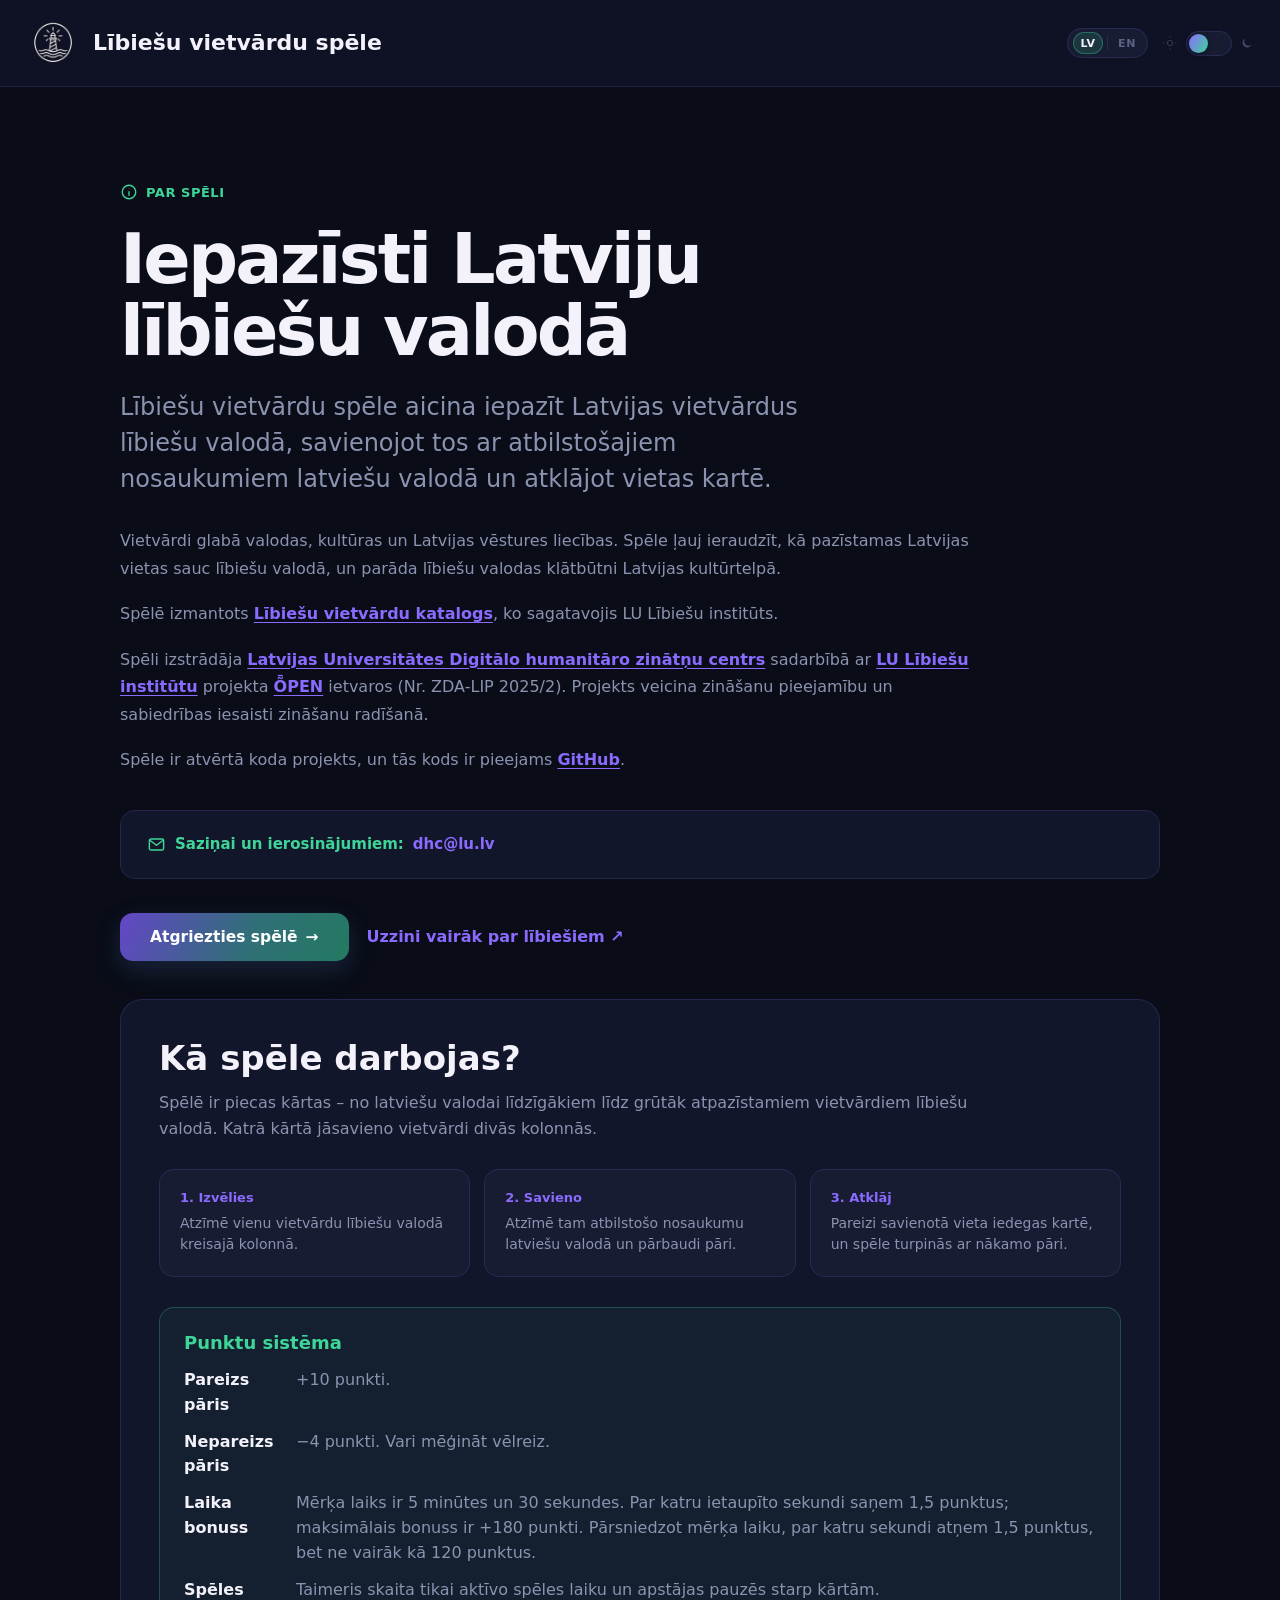
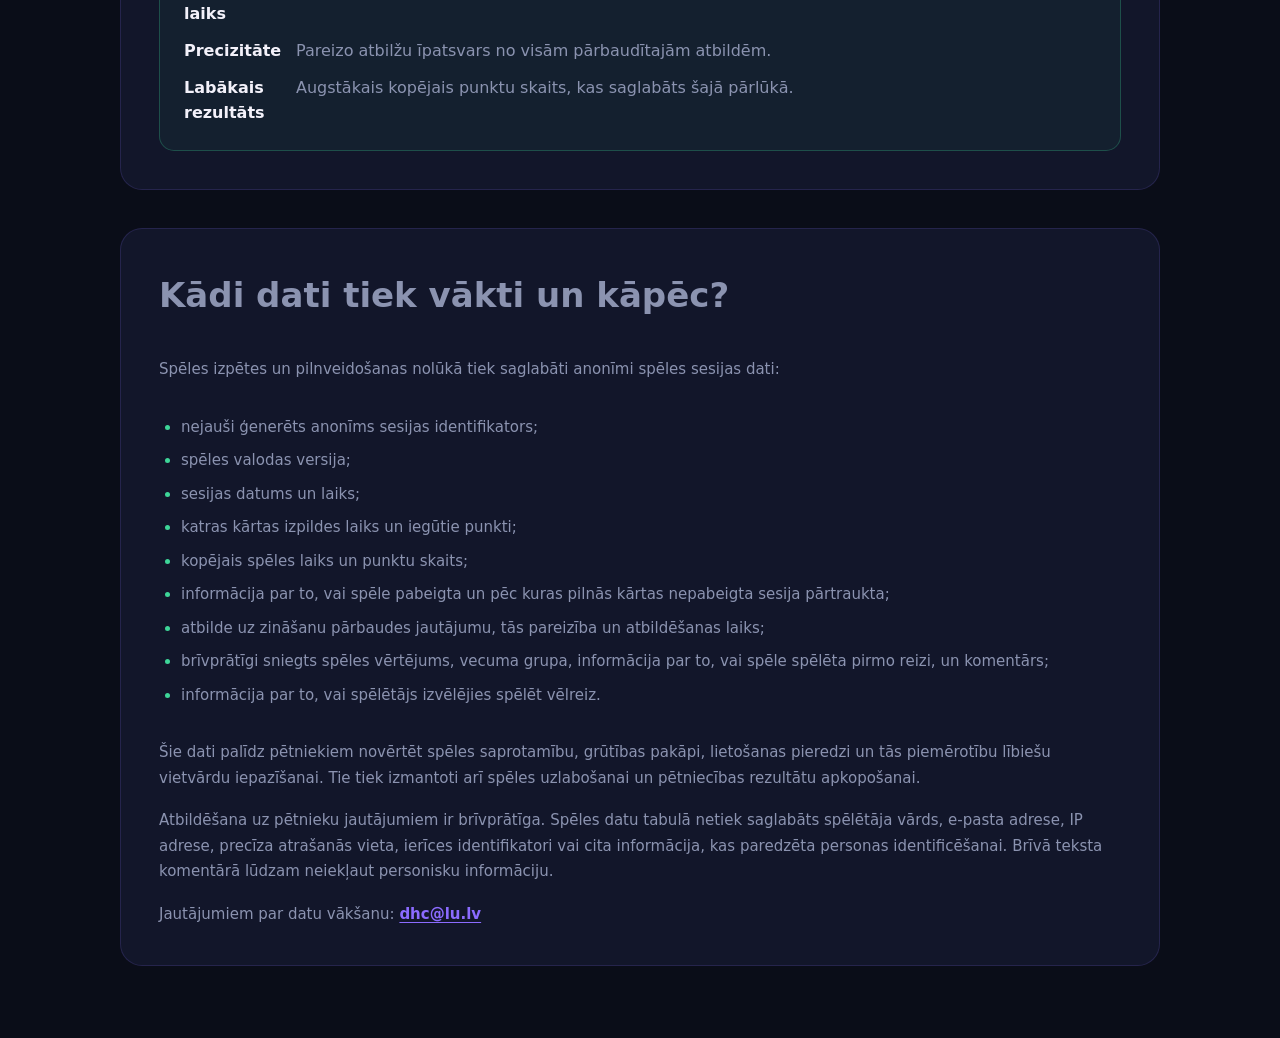
<file: about.html>
<!doctype html>
<html lang="lv" data-theme="dark">
<head>
  <meta charset="utf-8">
  <meta name="viewport" content="width=device-width,initial-scale=1">
  <meta name="description" content="Par Lībiešu vietvārdu spēli un tās veidotājiem.">
  <title>Par šo spēli – Lībiešu vietvārdu spēle</title>
  <link rel="stylesheet" href="style.css">
  <style>
    .about-page{min-height:100vh;background:var(--bg);color:var(--ink)}
    .about-brand{color:var(--ink);text-decoration:none}
    .about-main{width:min(1040px,calc(100% - 40px));margin:0 auto;padding:clamp(42px,8vw,96px) 0 72px;display:grid;gap:38px}
    .about-kicker{display:inline-flex;align-items:center;gap:8px;color:var(--green);font-weight:750;font-size:13px;letter-spacing:.04em;text-transform:uppercase}
    .about-title{font-size:clamp(40px,6vw,70px);line-height:1.03;letter-spacing:-.04em;margin:18px 0 22px;max-width:760px}
    .about-lead{font-size:clamp(18px,2.2vw,24px);line-height:1.5;color:var(--ink-muted);max-width:720px}
    .about-credit{margin-top:36px;padding:24px 26px;border:1px solid var(--border);border-radius:var(--radius-md);background:var(--panel);display:flex;align-items:center;gap:9px;flex-wrap:wrap;font-size:15px;font-weight:700;color:var(--green)}
    .about-credit svg{flex:0 0 auto}
    .about-credit a{color:var(--violet);font-size:15px;font-weight:700;text-decoration:none;transition:color .2s ease}
    .about-credit a:hover{color:var(--green);text-decoration:underline;text-underline-offset:3px}
    .about-copy{margin-top:30px;display:grid;gap:18px;color:var(--ink-muted);font-size:16px;line-height:1.72;max-width:850px}
    .about-copy a,.about-contact a{color:var(--violet);font-weight:650;text-underline-offset:3px}.about-copy a:hover,.about-contact a:hover{color:var(--green)}
    [data-copy-lang][hidden]{display:none}
    .about-side{padding:clamp(24px,4vw,38px);border:1px solid var(--border);border-radius:var(--radius-lg);background:var(--panel)}
    .about-side h2{font-size:clamp(24px,3vw,34px);margin-bottom:12px}
    .how-intro{color:var(--ink-muted);line-height:1.65;max-width:820px;margin-bottom:26px}
    .how-grid{display:grid;grid-template-columns:repeat(3,1fr);gap:14px;margin-bottom:30px}
    .how-step{padding:20px;border:1px solid var(--border);border-radius:var(--radius-md);background:var(--panel-2)}
    .how-step strong{display:block;color:var(--violet);font-size:13px;margin-bottom:8px}.how-step p{color:var(--ink-muted);line-height:1.55;font-size:14px}
    .score-box{padding:24px;border-radius:var(--radius-md);background:rgba(62,213,152,.055);border:1px solid rgba(62,213,152,.26)}
    .score-box h3{font-size:18px;margin-bottom:15px;color:var(--green)}
    .score-list{display:grid;gap:12px;list-style:none;margin:0;padding:0}.score-list li{display:grid;grid-template-columns:96px 1fr;gap:16px;color:var(--ink-muted);line-height:1.55}.score-list strong{color:var(--ink)}
    .data-section{padding:clamp(24px,4vw,38px);border:1px solid var(--border);border-radius:var(--radius-lg);background:var(--panel)}
    .data-section h2{font-size:clamp(24px,3vw,34px);margin-bottom:16px}
    .data-copy{display:grid;gap:17px;color:var(--ink-muted);font-size:15px;line-height:1.7}
    .data-copy ul{display:grid;gap:8px;padding-left:22px}
    .data-copy li::marker{color:var(--green)}
    .data-copy a{color:var(--violet);font-weight:650;text-underline-offset:3px}.data-copy a:hover{color:var(--green)}
    .about-contact{margin-top:24px;color:var(--ink-muted);line-height:1.6}
    .about-actions{display:flex;align-items:center;gap:18px;flex-wrap:wrap;margin-top:34px}
    .about-back{min-width:190px;background:linear-gradient(115deg,#6446c7 0%,#316f78 56%,#237a61 100%);color:#fff;box-shadow:0 10px 28px rgba(30,103,82,.18),0 8px 22px rgba(91,62,184,.18)}
    .about-back:hover{background:linear-gradient(115deg,#7253d2 0%,#377d82 56%,#288b6e 100%);filter:none;box-shadow:0 12px 32px rgba(30,133,99,.24),0 9px 26px rgba(105,75,204,.22)}
    .about-more{color:var(--violet);font-weight:700;text-decoration:none}
    .about-more:hover{color:var(--green)}
    @media(max-width:760px){.about-main{padding-top:42px}.about-title{font-size:42px}.about-side{padding:22px}.how-grid{grid-template-columns:1fr}.score-list li{grid-template-columns:1fr;gap:3px}}
    @media(max-width:430px){.about-main{width:min(100% - 28px,1040px)}}
  </style>
</head>
<body class="about-page">
<header class="topbar">
  <a class="brand about-brand" id="brand-back" href="index.html">
    <span class="logo" aria-hidden="true">
      <img class="logo-img logo-for-dark" src="assets/logo-dark.png" alt="">
      <img class="logo-img logo-for-light" src="assets/logo-light.png" alt="">
    </span>
    <span class="brand-text">
      <span class="brand-title" data-lv="Lībiešu vietvārdu spēle" data-en="Livonian Place Name Game">Lībiešu vietvārdu spēle</span>
    </span>
  </a>
  <div class="header-settings">
    <div class="lang-switch" role="group" aria-label="Valoda">
      <button type="button" class="lang-option" data-lang="lv">LV</button><span aria-hidden="true"></span><button type="button" class="lang-option" data-lang="en">EN</button>
    </div>
    <div class="theme-switch">
      <svg width="16" height="16" viewBox="0 0 24 24" fill="none" stroke="currentColor"><circle cx="12" cy="12" r="4"/><path d="M12 2v2M12 20v2M2 12h2M20 12h2"/></svg>
      <button class="sw" id="about-theme" type="button" aria-label="Mainīt krāsu režīmu"><span class="knob"></span></button>
      <svg width="14" height="14" viewBox="0 0 24 24" fill="currentColor"><path d="M20 14.7A8.1 8.1 0 1 1 9.4 4.1 6.6 6.6 0 0 0 20 14.7z"/></svg>
    </div>
  </div>
</header>
<main class="about-main">
  <section>
    <div class="about-kicker">
      <svg width="18" height="18" viewBox="0 0 24 24" fill="none" stroke="currentColor" stroke-width="1.8"><circle cx="12" cy="12" r="9"/><path d="M12 11v6M12 7.5v.5"/></svg>
      <span data-lv="Par spēli" data-en="About the game">Par spēli</span>
    </div>
    <h1 class="about-title" data-lv="Iepazīsti Latviju lībiešu valodā" data-en="Discover Latvia through Livonian">Iepazīsti Latviju lībiešu valodā</h1>
    <p class="about-lead" data-lv="Lībiešu vietvārdu spēle aicina iepazīt Latvijas vietvārdus lībiešu valodā, savienojot tos ar atbilstošajiem nosaukumiem latviešu valodā un atklājot vietas kartē." data-en="The Livonian Place Name Game invites you to discover Latvia’s place names in Livonian by matching them with their corresponding Latvian names and revealing the places on the map.">Lībiešu vietvārdu spēle aicina iepazīt Latvijas vietvārdus lībiešu valodā, savienojot tos ar atbilstošajiem nosaukumiem latviešu valodā un atklājot vietas kartē.</p>
    <div class="about-copy" data-copy-lang="lv">
      <p>Vietvārdi glabā valodas, kultūras un Latvijas vēstures liecības. Spēle ļauj ieraudzīt, kā pazīstamas Latvijas vietas sauc lībiešu valodā, un parāda lībiešu valodas klātbūtni Latvijas kultūrtelpā.</p>
      <p>Spēlē izmantots <a href="https://www.livonian.lv/wp-content/uploads/2024/01/VV_Katalogs.pdf" target="_blank" rel="noopener">Lībiešu vietvārdu katalogs</a>, ko sagatavojis LU Lībiešu institūts.</p>
      <p>Spēli izstrādāja <a href="https://ul-dhc.github.io" target="_blank" rel="noopener">Latvijas Universitātes Digitālo humanitāro zinātņu centrs</a> sadarbībā ar <a href="https://www.livonian.lv" target="_blank" rel="noopener">LU Lībiešu institūtu</a> projekta <a href="https://www.hzf.lu.lv/petnieciba/projekti/open/" target="_blank" rel="noopener">ȬPEN</a> ietvaros (Nr. ZDA-LIP 2025/2). Projekts veicina zināšanu pieejamību un sabiedrības iesaisti zināšanu radīšanā.</p>
      <p>Spēle ir atvērtā koda projekts, un tās kods ir pieejams <a href="https://github.com/ul-dhc" target="_blank" rel="noopener">GitHub</a>.</p>
    </div>
    <div class="about-copy" data-copy-lang="en" hidden>
      <p>Place names preserve traces of language, culture and Latvia’s history. The game shows how familiar places in Latvia are named in Livonian and makes the presence of Livonian visible in Latvia’s cultural landscape.</p>
      <p>The game uses the <a href="https://www.livonian.lv/wp-content/uploads/2024/01/VV_Katalogs.pdf" target="_blank" rel="noopener">Catalogue of Livonian Place Names</a>, prepared by the University of Latvia Livonian Institute.</p>
      <p>The game was developed by the <a href="https://ul-dhc.github.io" target="_blank" rel="noopener">University of Latvia Digital Humanities Centre</a> in collaboration with the <a href="https://www.livonian.lv" target="_blank" rel="noopener">University of Latvia Livonian Institute</a> as part of the <a href="https://www.hzf.lu.lv/petnieciba/projekti/open/" target="_blank" rel="noopener">ȬPEN</a> project (No. ZDA-LIP 2025/2). The project promotes access to knowledge and public participation in knowledge creation.</p>
      <p>The game is an open-source project, and its code is available on <a href="https://github.com/ul-dhc" target="_blank" rel="noopener">GitHub</a>.</p>
    </div>
    <div class="about-credit">
      <svg width="19" height="19" viewBox="0 0 24 24" fill="none" stroke="currentColor" stroke-width="1.8" stroke-linecap="round" stroke-linejoin="round" aria-hidden="true"><rect x="3" y="5" width="18" height="14" rx="2"/><path d="m4 7 8 6 8-6"/></svg>
      <span data-lv="Saziņai un ierosinājumiem:" data-en="Contact and suggestions:">Saziņai un ierosinājumiem:</span>
      <a href="mailto:dhc@lu.lv">dhc@lu.lv</a>
    </div>
    <div class="about-actions">
      <a class="btn btn-primary btn-large about-back" id="game-back" href="index.html"><span data-lv="Atgriezties spēlē" data-en="Back to the game">Atgriezties spēlē</span> <span aria-hidden="true">→</span></a>
      <a class="about-more" href="https://livones.net" target="_blank" rel="noopener"><span data-lv="Uzzini vairāk par lībiešiem" data-en="Learn more about the Livonians">Uzzini vairāk par lībiešiem</span> <span aria-hidden="true">↗</span></a>
    </div>
  </section>
  <section class="about-side">
    <h2 data-lv="Kā spēle darbojas?" data-en="How does the game work?">Kā spēle darbojas?</h2>
    <p class="how-intro" data-lv="Spēlē ir piecas kārtas – no latviešu valodai līdzīgākiem līdz grūtāk atpazīstamiem vietvārdiem lībiešu valodā. Katrā kārtā jāsavieno vietvārdi divās kolonnās." data-en="The game has five rounds, progressing from Livonian place names that resemble Latvian to names that are harder to recognise. In each round, match place names in two columns.">Spēlē ir piecas kārtas – no latviešu valodai līdzīgākiem līdz grūtāk atpazīstamiem vietvārdiem lībiešu valodā. Katrā kārtā jāsavieno vietvārdi divās kolonnās.</p>
    <div class="how-grid">
      <article class="how-step"><strong data-lv="1. Izvēlies" data-en="1. Choose">1. Izvēlies</strong><p data-lv="Atzīmē vienu vietvārdu lībiešu valodā kreisajā kolonnā." data-en="Select one Livonian place name in the left column.">Atzīmē vienu vietvārdu lībiešu valodā kreisajā kolonnā.</p></article>
      <article class="how-step"><strong data-lv="2. Savieno" data-en="2. Match">2. Savieno</strong><p data-lv="Atzīmē tam atbilstošo nosaukumu latviešu valodā un pārbaudi pāri." data-en="Select the corresponding Latvian name and check the pair.">Atzīmē tam atbilstošo nosaukumu latviešu valodā un pārbaudi pāri.</p></article>
      <article class="how-step"><strong data-lv="3. Atklāj" data-en="3. Reveal">3. Atklāj</strong><p data-lv="Pareizi savienotā vieta iedegas kartē, un spēle turpinās ar nākamo pāri." data-en="A correctly matched place lights up on the map, and the game continues with the next pair.">Pareizi savienotā vieta iedegas kartē, un spēle turpinās ar nākamo pāri.</p></article>
    </div>
    <div class="score-box">
      <h3 data-lv="Punktu sistēma" data-en="Scoring">Punktu sistēma</h3>
      <ul class="score-list">
        <li><strong data-lv="Pareizs pāris" data-en="Correct pair">Pareizs pāris</strong><span data-lv="+10 punkti." data-en="+10 points.">+10 punkti.</span></li>
        <li><strong data-lv="Nepareizs pāris" data-en="Incorrect pair">Nepareizs pāris</strong><span data-lv="−4 punkti. Vari mēģināt vēlreiz." data-en="−4 points. You can try again.">−4 punkti. Vari mēģināt vēlreiz.</span></li>
        <li><strong data-lv="Laika bonuss" data-en="Time bonus">Laika bonuss</strong><span data-lv="Mērķa laiks ir 5 minūtes un 30 sekundes. Par katru ietaupīto sekundi saņem 1,5 punktus; maksimālais bonuss ir +180 punkti. Pārsniedzot mērķa laiku, par katru sekundi atņem 1,5 punktus, bet ne vairāk kā 120 punktus." data-en="The target time is 5 minutes 30 seconds. Each second saved earns 1.5 points, up to a maximum bonus of +180. Beyond the target time, 1.5 points are deducted per second, up to a maximum deduction of 120 points.">Mērķa laiks ir 5 minūtes un 30 sekundes. Par katru ietaupīto sekundi saņem 1,5 punktus; maksimālais bonuss ir +180 punkti. Pārsniedzot mērķa laiku, par katru sekundi atņem 1,5 punktus, bet ne vairāk kā 120 punktus.</span></li>
        <li><strong data-lv="Spēles laiks" data-en="Game time">Spēles laiks</strong><span data-lv="Taimeris skaita tikai aktīvo spēles laiku un apstājas pauzēs starp kārtām." data-en="The timer counts only active play and pauses between rounds.">Taimeris skaita tikai aktīvo spēles laiku un apstājas pauzēs starp kārtām.</span></li>
        <li><strong data-lv="Precizitāte" data-en="Accuracy">Precizitāte</strong><span data-lv="Pareizo atbilžu īpatsvars no visām pārbaudītajām atbildēm." data-en="The share of correct answers among all checked answers.">Pareizo atbilžu īpatsvars no visām pārbaudītajām atbildēm.</span></li>
        <li><strong data-lv="Labākais rezultāts" data-en="Best score">Labākais rezultāts</strong><span data-lv="Augstākais kopējais punktu skaits, kas saglabāts šajā pārlūkā." data-en="The highest total score saved in this browser.">Augstākais kopējais punktu skaits, kas saglabāts šajā pārlūkā.</span></li>
      </ul>
    </div>
  </section>
  <section class="data-section">
    <div class="data-copy" data-copy-lang="lv">
      <h2>Kādi dati tiek vākti un kāpēc?</h2>
      <p>Spēles izpētes un pilnveidošanas nolūkā tiek saglabāti anonīmi spēles sesijas dati:</p>
      <ul>
        <li>nejauši ģenerēts anonīms sesijas identifikators;</li>
        <li>spēles valodas versija;</li>
        <li>sesijas datums un laiks;</li>
        <li>katras kārtas izpildes laiks un iegūtie punkti;</li>
        <li>kopējais spēles laiks un punktu skaits;</li>
        <li>informācija par to, vai spēle pabeigta un pēc kuras pilnās kārtas nepabeigta sesija pārtraukta;</li>
        <li>atbilde uz zināšanu pārbaudes jautājumu, tās pareizība un atbildēšanas laiks;</li>
        <li>brīvprātīgi sniegts spēles vērtējums, vecuma grupa, informācija par to, vai spēle spēlēta pirmo reizi, un komentārs;</li>
        <li>informācija par to, vai spēlētājs izvēlējies spēlēt vēlreiz.</li>
      </ul>
      <p>Šie dati palīdz pētniekiem novērtēt spēles saprotamību, grūtības pakāpi, lietošanas pieredzi un tās piemērotību lībiešu vietvārdu iepazīšanai. Tie tiek izmantoti arī spēles uzlabošanai un pētniecības rezultātu apkopošanai.</p>
      <p>Atbildēšana uz pētnieku jautājumiem ir brīvprātīga. Spēles datu tabulā netiek saglabāts spēlētāja vārds, e-pasta adrese, IP adrese, precīza atrašanās vieta, ierīces identifikatori vai cita informācija, kas paredzēta personas identificēšanai. Brīvā teksta komentārā lūdzam neiekļaut personisku informāciju.</p>
      <p>Jautājumiem par datu vākšanu: <a href="mailto:dhc@lu.lv">dhc@lu.lv</a></p>
    </div>
    <div class="data-copy" data-copy-lang="en" hidden>
      <h2>What data is collected and why?</h2>
      <p>Anonymous game-session data is stored for research and game-improvement purposes:</p>
      <ul>
        <li>a randomly generated anonymous session identifier;</li>
        <li>the language version of the game;</li>
        <li>the date and time of the session;</li>
        <li>the completion time and points earned in each round;</li>
        <li>total game time and total score;</li>
        <li>whether the game was completed and after which completed round an unfinished session ended;</li>
        <li>the response to the knowledge question, whether it was correct and the response time;</li>
        <li>a voluntarily provided game rating, age group, whether the player was playing for the first time and an optional comment;</li>
        <li>whether the player chose to play again.</li>
      </ul>
      <p>These data help researchers evaluate the game’s clarity, level of difficulty, user experience and suitability for learning about Livonian place names. They are also used to improve the game and compile research results.</p>
      <p>Answering the researchers’ questions is voluntary. The game data sheet does not store the player’s name, email address, IP address, precise location, device identifiers or other information intended to identify the player. Please do not include personal information in the optional free-text comment.</p>
      <p>Questions about data collection: <a href="mailto:dhc@lu.lv">dhc@lu.lv</a></p>
    </div>
  </section>
</main>
<script>
(() => {
  const LS_THEME = "liv-game-theme";
  const isEn = () => location.hash.toLowerCase() === "#en";
  function applyLanguage() {
    const en = isEn();
    document.documentElement.lang = en ? "en" : "lv";
    document.title = en ? "About this game – Livonian Place Name Game" : "Par šo spēli – Lībiešu vietvārdu spēle";
    document.querySelectorAll("[data-lv][data-en]").forEach(el => { el.textContent = el.dataset[en ? "en" : "lv"]; });
    document.querySelectorAll("[data-copy-lang]").forEach(el => { el.hidden = el.dataset.copyLang !== (en ? "en" : "lv"); });
    document.querySelectorAll(".lang-option").forEach(button => {
      const active = button.dataset.lang === (en ? "en" : "lv");
      button.classList.toggle("active", active);
      button.setAttribute("aria-pressed", String(active));
    });
    const suffix = en ? "#en" : "";
    document.querySelectorAll("#game-back,#brand-back").forEach(link => { link.href = "index.html" + suffix; });
  }
  document.querySelectorAll(".lang-option").forEach(button => button.addEventListener("click", () => {
    if (button.dataset.lang === "en") location.hash = "en";
    else location.href = location.href.split("#")[0];
  }));
  const theme = localStorage.getItem(LS_THEME) || "dark";
  document.documentElement.dataset.theme = theme;
  document.querySelector("#about-theme").addEventListener("click", () => {
    const next = document.documentElement.dataset.theme === "dark" ? "light" : "dark";
    document.documentElement.dataset.theme = next;
    localStorage.setItem(LS_THEME, next);
  });
  window.addEventListener("hashchange", applyLanguage);
  applyLanguage();
})();
</script>
</body>
</html>
</file>
<file: style.css>
:root{
  --bg:#0A0D18;
  --bg-2:#0D1120;
  --panel:#12162A;
  --panel-2:#171C33;
  --panel-glass: rgba(18,22,42,0.72);
  --border: rgba(139,110,255,0.16);
  --border-strong: rgba(139,110,255,0.45);
  --ink:#F3F1FA;
  --ink-muted:#8B93B0;
  --ink-dim:#5C6484;

  --violet:#8B6BFF;
  --violet-2:#6D5CE8;
  --blue:#3ED598;
  --green:#3ED598;
  --red:#F2665B;
  --gold:#F5B942;
  --flame:#FB7C43;

  --shadow: 0 24px 70px rgba(0,0,0,0.5);
  --glow-violet: 0 0 22px rgba(139,107,255,0.5);
  --radius-lg: 22px;
  --radius-md: 15px;
  --radius-sm: 10px;

  --font-display:'Manrope', 'Inter', system-ui, sans-serif;
  --font-body:'Inter', system-ui, -apple-system, sans-serif;
}

html[data-theme="light"]{
  --bg:#F3F4FB;
  --bg-2:#EDEFFA;
  --panel:#FFFFFF;
  --panel-2:#F3F1FC;
  --panel-glass: rgba(255,255,255,0.82);
  --border: rgba(109,92,232,0.16);
  --border-strong: rgba(109,92,232,0.4);
  --ink:#171A2E;
  --ink-muted:#666F8F;
  --ink-dim:#9098B5;

  --violet:#7C5CE0;
  --violet-2:#6249C9;
  --blue:#1F9E6E;
  --green:#1F9E6E;
  --red:#D1453B;
  --gold:#B8811E;
  --flame:#E06430;

  --shadow: 0 16px 44px rgba(70,60,140,0.14);
  --glow-violet: 0 0 18px rgba(124,92,224,0.28);
}

*{ box-sizing:border-box; }
html{
  -webkit-text-size-adjust:100%;
  text-size-adjust:100%;
}
html,body{ height:100%; max-width:100%; }
body{
  margin:0;
  background:var(--bg);
  color:var(--ink);
  font-family:var(--font-body);
  -webkit-font-smoothing:antialiased;
  overflow-x:hidden;
  transition:background .35s ease, color .35s ease;
}
h1,h2,h3{ font-family:var(--font-display); margin:0; }
p{ margin:0; }
button{ font-family:inherit; }
a{ color:inherit; }
.hidden{ display:none !important; }
svg{ display:block; }


.btn{
  font-family:var(--font-body);
  font-weight:700;
  font-size:14.5px;
  border:none;
  border-radius:13px;
  padding:13px 22px;
  cursor:pointer;
  transition:transform .15s ease, box-shadow .2s ease, opacity .15s ease, filter .15s ease;
  display:inline-flex;
  align-items:center;
  justify-content:center;
  gap:8px;
  text-decoration:none;
}
.btn:active{ transform:scale(0.97); }
.btn:disabled{ opacity:.4; cursor:not-allowed; }
.btn-primary{
  background:linear-gradient(120deg, #5939B8 0%, #1D6953 100%);
  color:#fff;
  box-shadow:0 12px 28px -12px rgba(62,213,152,.28), 0 8px 22px -12px rgba(139,107,255,.46);
}
.btn-primary:not(:disabled):hover{ filter:brightness(1.14); }
#btn-start,
#btn-next-round,
#btn-replay{
  background:linear-gradient(120deg, #5939B8 0%, #1D6953 100%);
  box-shadow:0 12px 28px -12px rgba(62,213,152,.28), 0 8px 22px -12px rgba(139,107,255,.46);
}
#btn-start:not(:disabled):hover,
#btn-next-round:not(:disabled):hover,
#btn-replay:not(:disabled):hover{ filter:brightness(1.14); }
.btn-large{ padding:15px 30px; font-size:15.5px; }
.btn-block{ width:100%; }
.btn-ghost{
  background:var(--panel-2);
  color:var(--ink);
  border:1px solid var(--border);
}
.btn-ghost:hover{ border-color:var(--border-strong); }

.icon-btn{
  width:38px; height:38px; border-radius:11px;
  border:1px solid var(--border);
  background:var(--panel-2);
  color:var(--ink-muted);
  display:flex; align-items:center; justify-content:center;
  cursor:pointer;
  transition:color .15s ease, border-color .15s ease, transform .15s ease, background .15s ease;
  flex-shrink:0;
}
.icon-btn:hover{ color:var(--violet); border-color:var(--border-strong); }
.icon-btn:active{ transform:scale(0.92); }


.theme-switch{
  display:flex; align-items:center; gap:8px;
  color:var(--ink-dim);
  flex-shrink:0;
}
.theme-switch .sw{
  width:46px; height:25px; border-radius:99px;
  background:var(--panel-2);
  border:1px solid var(--border);
  position:relative;
  cursor:pointer;
  flex-shrink:0;
}
.theme-switch .sw .knob{
  position:absolute; top:2px; left:2px;
  width:19px; height:19px; border-radius:50%;
  background:linear-gradient(120deg, var(--violet), var(--blue));
  transition:left .2s ease;
  box-shadow:0 2px 6px rgba(0,0,0,.3);
}
html[data-theme="light"] .theme-switch .sw .knob{ left:23px; }
.theme-switch svg{ opacity:.7; }

.header-settings{
  display:flex; align-items:center; gap:14px; flex-shrink:0;
}
.about-icon-link{
  width:32px; height:32px; border:1px solid var(--border); border-radius:50%;
  display:inline-flex; align-items:center; justify-content:center; flex:0 0 auto;
  color:var(--ink-muted); background:var(--panel-2); text-decoration:none;
  transition:color .2s ease, border-color .2s ease, box-shadow .2s ease, transform .2s ease;
}
.about-icon-link:hover{
  color:var(--green); border-color:rgba(62,213,152,.6);
  box-shadow:0 0 16px rgba(62,213,152,.12); transform:translateY(-1px);
}
.lang-switch{
  height:30px; padding:3px 5px;
  display:inline-flex; align-items:center; gap:4px;
  border:1px solid var(--border); border-radius:999px;
  background:var(--panel-2); flex-shrink:0;
  transition:border-color .2s ease, box-shadow .2s ease;
}
.lang-switch:hover{ border-color:rgba(62,213,152,.65); }
.lang-switch > span{
  width:1px; height:14px; background:var(--border);
}
.lang-option{
  min-width:30px; height:22px; padding:0 6px;
  border:0; border-radius:999px; background:transparent;
  color:var(--ink-dim); font:700 11px/1 var(--font-body);
  letter-spacing:.05em; cursor:pointer;
  transition:color .18s ease, background .18s ease, box-shadow .18s ease;
}
.lang-option:hover{ color:var(--green); }
.lang-option.active{
  color:var(--ink); background:rgba(62,213,152,.14);
  box-shadow:inset 0 0 0 1px rgba(62,213,152,.34);
}


.topbar{
  display:flex; align-items:center; justify-content:space-between;
  gap:16px;
  padding:16px 26px;
  border-bottom:1px solid var(--border);
  background:var(--panel-glass);
  backdrop-filter:blur(14px);
  flex-wrap:wrap;
  position:relative;
  z-index:5;
}
.brand{ display:flex; align-items:center; gap:13px; min-width:0; cursor:pointer; }
.brand:hover .brand-title{ color:var(--violet); }
.brand:hover .logo{ transform:scale(1.04); }
.logo{
  width:54px; height:54px; border-radius:50%;
  display:flex; align-items:center; justify-content:center;
  flex-shrink:0;
  position:relative;
  transition:transform .22s ease;
}
.logo-img{
  position:absolute; inset:0; width:100%; height:100%;
  object-fit:contain;
  filter:none;
}
.logo-for-light{ display:none; }
html[data-theme="light"] .logo-for-dark{ display:none; }
html[data-theme="light"] .logo-for-light{ display:block; }
.brand-text{ min-width:0; }
.brand-title{ font-family:var(--font-display); font-weight:800; font-size:22px; line-height:1.15; white-space:nowrap; transition:color .22s ease; }
.brand-sub{ display:none; }

.stats-row{ display:flex; align-items:center; gap:10px; flex-wrap:wrap; }
.stat-pill{
  display:flex; align-items:center; gap:8px;
  background:var(--panel-2);
  border:1px solid var(--border);
  border-radius:99px;
  padding:8px 14px;
  font-size:13px;
  color:var(--ink-muted);
  white-space:nowrap;
}
.stat-pill b{ color:var(--ink); font-weight:800; margin-left:2px; }
.stat-pill svg{ flex-shrink:0; }
.stat-pill.pill-round{ flex-direction:column; align-items:stretch; gap:5px; min-width:132px; padding:7px 14px; }
.pill-round .pill-round-top{ display:flex; align-items:center; gap:6px; color:var(--ink-muted); }
.mini-progress{ height:4px; border-radius:99px; background:rgba(139,110,255,0.16); overflow:hidden; }
.mini-progress-fill{ height:100%; background:linear-gradient(90deg, var(--violet), var(--blue)); border-radius:99px; transition:width .4s ease; }
.stat-pill.streak{ color:var(--flame); border-color:rgba(251,124,67,0.3); }
.stat-pill.streak b{ color:var(--flame); }
.stat-pill.score{ position:relative; overflow:visible; }
.stat-pill.score b{ color:var(--violet); font-variant-numeric:tabular-nums; }
.stat-pill.game-timer b{ min-width:42px; font-variant-numeric:tabular-nums; }
.score-delta{
  position:absolute; left:50%; top:50%; z-index:20;
  font-size:13px; font-weight:850; letter-spacing:.01em;
  opacity:0; pointer-events:none; transform:translate(-50%, 14px) scale(.92);
  text-shadow:0 2px 14px color-mix(in srgb, var(--bg) 90%, transparent);
}
.score-delta.good{ color:var(--green); animation:score-fly 1.15s cubic-bezier(.22,.72,.24,1) both; }
.score-delta.bad{ color:var(--red); animation:score-nudge .95s ease-out both; }
@keyframes score-fly{
  0%{ opacity:0; transform:translate(-65%, 34px) scale(.86); }
  18%{ opacity:1; transform:translate(-58%, 21px) scale(1); }
  72%{ opacity:1; transform:translate(-8%, -50%) scale(.96); }
  100%{ opacity:0; transform:translate(16%, -50%) scale(.72); }
}
@keyframes score-nudge{
  0%{ opacity:0; transform:translate(-50%, 18px) scale(.92); }
  22%{ opacity:.9; transform:translate(-50%, 11px) scale(1); }
  100%{ opacity:0; transform:translate(-50%, -9px) scale(.94); }
}


.screen{ min-height:100dvh; width:100%; }
.screen-start{ display:flex; flex-direction:column; background:var(--bg); }
.start-main{
  flex:1;
  display:grid;
  grid-template-columns:minmax(320px,460px) 1fr;
  gap:26px;
  padding:26px;
  max-width:1500px;
  margin:0 auto;
  width:100%;
}
.start-left{ display:flex; flex-direction:column; justify-content:center; gap:22px; }
.eyebrow-tag{ display:inline-flex; align-items:center; gap:8px; color:var(--violet); font-weight:700; font-size:14px; }
.eyebrow-tag .squiggle{ width:34px; height:8px; }
.hero-title{
  font-family:var(--font-display);
  font-weight:800;
  font-size:clamp(32px, 3.6vw, 46px);
  line-height:1.1;
  letter-spacing:-.01em;
}
.hero-title .grad{
  background:linear-gradient(100deg, var(--violet), var(--blue));
  -webkit-background-clip:text; background-clip:text; color:transparent;
  display:block;
}
.hero-sub{ font-size:16px; line-height:1.6; color:var(--ink-muted); max-width:480px; }
.how-title{ font-family:var(--font-display); font-size:17px; font-weight:800; line-height:1.25; }

.step-cards{
  display:flex; flex-direction:column; gap:9px;
}
.step-card{
  min-width:0; display:grid; grid-template-columns:56px 1fr; gap:14px; align-items:center;
  padding:12px 14px; background:var(--panel); border:1px solid var(--border);
  border-radius:14px; transition:border-color .2s ease, background-color .2s ease, transform .2s ease;
}
.step-card:hover{
  border-color:var(--border); background:var(--panel); transform:none;
}
.step-card:hover .step-icon{ border-color:rgba(139,107,255,.34); color:var(--green); box-shadow:none; }
.step-icon{
  width:54px; height:54px; border-radius:14px;
  border:1px solid rgba(139,107,255,.34);
  display:flex; align-items:center; justify-content:center;
  color:var(--violet); background:rgba(139,107,255,.1);
}
.step-card h3{ font-size:14px; margin-bottom:4px; }
.step-card p{ font-size:12.5px; color:var(--ink-muted); line-height:1.5; }

.start-actions{ display:flex; gap:10px; flex-wrap:wrap; }

.start-right{
  position:relative;
  border-radius:var(--radius-lg);
  overflow:hidden;
  background:radial-gradient(1200px 900px at 70% 20%, rgba(139,107,255,0.14), transparent 60%), var(--panel);
  border:1px solid var(--border);
  min-height:360px;
  display:flex; flex-direction:column;
}
.constellation-wrap{ flex:1; position:relative; min-height:280px; }
#constellation-map{ position:absolute; inset:0; width:100%; height:100%; }

.difficulty-ladder{
  border-top:1px solid var(--border);
  padding:16px 22px 20px;
  background:var(--panel-glass);
}
.ladder-title{ display:flex; align-items:center; gap:11px; font-size:12.5px; color:var(--ink-muted); margin-bottom:14px; }
.ladder-title svg{ width:20px; height:20px; flex:0 0 20px; color:var(--violet); }
.ladder-title b{ color:var(--ink); }
.ladder-row{ position:relative; display:flex; align-items:flex-start; justify-content:space-between; gap:14px; padding:2px 3px 0; }
.ladder-row::before{
  content:""; position:absolute; z-index:0; top:29px; left:9%; right:9%; height:2px;
  background:rgba(139,107,255,.62);
  border-radius:999px; box-shadow:0 0 12px rgba(139,107,255,.2);
}
.ladder-item{ position:relative; z-index:1; display:flex; flex-direction:column; align-items:center; text-align:center; flex:1; min-width:0; }
.ladder-icon{
  position:relative; width:58px; height:58px; border-radius:50%;
  border:2px solid rgba(139,107,255,.7);
  display:flex; align-items:center; justify-content:center;
  color:var(--violet);
  margin-bottom:27px;
  background:var(--panel-2); box-shadow:0 0 0 5px var(--panel-glass), 0 0 16px rgba(139,107,255,.12);
  transition:border-color .22s ease, color .22s ease, box-shadow .22s ease, transform .22s ease;
}
.ladder-icon > svg{ width:25px; height:25px; }
.ladder-num{
  position:absolute; left:50%; bottom:-23px; transform:translateX(-50%);
  display:block; font-size:17px; line-height:1; color:var(--violet); font-weight:800;
  background:transparent; border:0; box-shadow:none;
  transition:color .22s ease, text-shadow .22s ease;
}
.ladder-icon:hover{
  color:var(--green); border-color:var(--green); transform:translateY(-2px);
  box-shadow:0 0 0 5px var(--panel-glass), 0 0 22px rgba(62,213,152,.35);
}
.ladder-icon:hover .ladder-num{
  color:var(--green); background:transparent; box-shadow:none; text-shadow:0 0 12px rgba(62,213,152,.72);
}
.ladder-name{ font-size:12px; font-weight:750; margin:1px 0 4px; }
.ladder-desc{ font-size:10px; color:var(--ink-muted); line-height:1.35; max-width:112px; }

.footbar{
  display:flex; align-items:center; justify-content:space-between;
  gap:12px; flex-wrap:wrap;
  padding:14px 26px;
  border-top:1px solid var(--border);
  font-size:12.5px;
  color:var(--ink-muted);
}
.footbar.footbar-end{ justify-content:flex-end; }
.footbar .info-line{ display:flex; align-items:center; gap:8px; }
.footbar a{ color:var(--violet); text-decoration:none; font-weight:600; }
.footbar a:hover{ text-decoration:underline; }
.footbar .footbar-credit{
  display:inline-flex;
  align-items:center;
  gap:8px;
  color:var(--ink-muted);
  font-weight:550;
}
.footbar .footbar-credit svg{ color:var(--violet); flex:0 0 auto; }
.footbar .footbar-credit:hover{ color:var(--green); text-decoration:none; }
.persistent-footer{
  position:fixed;
  left:0;
  right:0;
  bottom:0;
  z-index:1200;
  height:42px;
  padding:10px 26px;
  background:color-mix(in srgb, var(--bg) 90%, transparent);
  backdrop-filter:blur(12px);
  -webkit-backdrop-filter:blur(12px);
}
@media(min-width:981px){
  .screen.screen-game{ height:calc(100dvh - 42px); min-height:calc(100dvh - 42px); }
  .screen.screen-round,.screen.screen-final{ min-height:calc(100dvh - 42px); }
}
@media(max-width:640px){
  .persistent-footer{ height:auto; min-height:42px; padding:9px 14px; font-size:10.5px; gap:8px; }
}


.how-panel{
  position:fixed; inset:0;
  background:rgba(4,6,12,0.65);
  backdrop-filter:blur(4px);
  display:flex; align-items:center; justify-content:center;
  z-index:50; padding:20px;
}
.how-card{
  background:var(--panel);
  border:1px solid var(--border);
  border-radius:var(--radius-lg);
  max-width:440px; width:100%;
  padding:28px;
  box-shadow:var(--shadow);
  position:relative;
}
.how-card h2{ font-size:20px; margin-bottom:16px; }
.how-card ol{ margin:0; padding-left:20px; color:var(--ink-muted); font-size:14px; line-height:1.7; }
.how-card ol li strong{ color:var(--ink); }
.how-card ol li::marker{ color:var(--violet); font-weight:700; }
.how-close{
  position:absolute; top:16px; right:16px;
  width:30px; height:30px; border-radius:50%;
  border:1px solid var(--border);
  background:var(--panel-2);
  color:var(--ink-muted);
  cursor:pointer;
}


.screen-game{ display:flex; flex-direction:column; height:100dvh; background:var(--bg); }
.game-main{
  flex:1; min-height:0;
  min-width:0; width:100%; max-width:100%;
  display:grid;
  grid-template-columns:min(400px, 38%) 1fr;
  gap:0;
}


.match-panel{
  border-right:1px solid var(--border);
  background:var(--panel);
  padding:20px 20px 18px;
  display:flex; flex-direction:column;
  min-height:0;
  min-width:0; width:100%; max-width:100%;
  overflow:hidden;
}
.match-panel-head{ display:flex; gap:12px; align-items:flex-start; margin-bottom:24px; }
.match-panel-head > :last-child{ min-width:0; }
.match-panel-head .link-icon{
  width:38px; height:38px; border-radius:11px;
  background:var(--panel-2); border:1px solid var(--border);
  display:flex; align-items:center; justify-content:center;
  color:var(--violet); flex-shrink:0;
}
.match-title{ font-weight:700; font-size:15px; line-height:1.35; }
.match-title .lang-liv{ color:var(--violet); }
.match-title .lang-lv{ color:var(--blue); }
.match-title-sub{ font-weight:700; font-size:15px; line-height:1.35; }

.match-cols-head{
  display:flex; justify-content:space-between;
  font-size:11.5px; font-weight:800; letter-spacing:.04em; text-transform:uppercase;
  padding:0 2px 8px;
  border-bottom:1px solid var(--border);
  margin-bottom:10px;
}
.match-cols-head span:first-child{ color:var(--violet); }
.match-cols-head span:last-child{ color:var(--blue); }

.match-rows{
  flex:1; overflow-y:auto;
  min-width:0; width:100%; max-width:100%;
  display:flex; gap:14px;
  padding-right:4px;
  position:relative;
}
.match-col{ flex:1; min-width:0; display:flex; flex-direction:column; gap:9px; }
.connector-svg{ position:absolute; inset:0; width:100%; height:100%; pointer-events:none; z-index:2; overflow:visible; }
.connector-path{ fill:none; stroke:url(#panelLineGrad); stroke-width:2; stroke-linecap:round; stroke-dasharray:2 6; opacity:.9; }
.connector-path.correct{ stroke:var(--green); stroke-width:2; stroke-dasharray:none; opacity:.55; }
.word-chip{
  font-family:var(--font-body);
  font-size:13.5px; font-weight:600;
  text-align:left;
  padding:11px 12px;
  border-radius:12px;
  border:1.5px solid var(--border);
  background:var(--panel-2);
  color:var(--ink);
  cursor:pointer;
  transition:all .15s ease;
  display:flex; align-items:center; gap:8px;
  user-select:none;
  -webkit-tap-highlight-color:transparent;
  min-width:0;
}
.word-chip span.txt{ overflow:hidden; text-overflow:ellipsis; white-space:nowrap; }
.word-chip .grip{ color:var(--ink-dim); font-size:10px; letter-spacing:1px; flex-shrink:0; }
.word-chip .dot{ width:6px; height:6px; border-radius:50%; background:var(--ink-dim); flex-shrink:0; }
.word-chip.lv{ justify-content:space-between; text-align:right; flex-direction:row-reverse; }
.word-chip .radio{
  width:15px; height:15px; border-radius:50%;
  border:2px solid var(--ink-dim);
  flex-shrink:0;
  position:relative;
}
.word-chip:hover{ border-color:var(--border-strong); transform:translateY(-1px); }

.word-chip.liv.selected{ border-color:var(--violet); background:rgba(139,107,255,0.12); }
.word-chip.liv.selected .dot{ background:var(--violet); box-shadow:0 0 8px rgba(139,107,255,0.7); }
.word-chip.lv.selected{ border-color:var(--blue); background:rgba(62,213,152,0.1); }
.word-chip.lv.selected .radio{ border-color:var(--blue); }
.word-chip.lv.selected .radio::after{
  content:""; position:absolute; inset:2px; border-radius:50%; background:var(--blue);
}

.word-chip.correct{ border-color:var(--green); background:rgba(62,213,152,0.12); color:var(--green); cursor:default; }
.word-chip.correct .dot{ background:var(--green); }
.word-chip.correct .radio{ border-color:transparent; }
.word-chip.correct .radio::after{
  content:"";
  position:absolute;
  width:5px;
  height:9px;
  left:3px;
  top:0;
  border-right:2.5px solid var(--green);
  border-bottom:2.5px solid var(--green);
  transform:rotate(45deg);
  transform-origin:center;
}

.word-chip.wrong{ animation:shake .35s ease; border-color:var(--red); background:rgba(242,102,91,0.12); }
@keyframes shake{
  0%,100%{ transform:translateX(0); }
  25%{ transform:translateX(-5px); }
  75%{ transform:translateX(5px); }
}

.match-hint{
  display:flex; gap:7px; align-items:flex-start;
  font-size:12px; color:var(--ink-dim); margin:12px 0 10px;
  line-height:1.5;
}
.match-hint svg{ flex-shrink:0; margin-top:1px; }


.map-wrap{ position:relative; background:var(--bg-2); overflow:hidden; }
.leaflet-holder{ width:100%; height:100%; background:var(--bg-2); }


.leaflet-container{ background:var(--bg-2); font-family:var(--font-body); }
.leaflet-tile-pane{ transition:opacity .4s ease; }
.leaflet-control-zoom{ border:1px solid var(--border) !important; box-shadow:var(--shadow) !important; overflow:hidden; }
.leaflet-control-zoom a{
  background:var(--panel-glass) !important; backdrop-filter:blur(8px);
  color:var(--ink) !important; border-color:var(--border) !important;
}
.leaflet-control-zoom a:hover{ background:var(--panel-2) !important; color:var(--violet) !important; }
.leaflet-control-attribution{
  background:var(--panel-glass) !important; backdrop-filter:blur(6px);
  color:var(--ink-dim) !important; font-size:10px !important;
  border-top-left-radius:8px;
}
.leaflet-control-attribution a{ color:var(--ink-muted) !important; }

.map-controls{
  position:absolute; right:16px; bottom:16px;
  display:flex; flex-direction:column; gap:6px;
  z-index:600;
}
.map-controls .icon-btn{ background:var(--panel-glass); backdrop-filter:blur(8px); }

.map-legend{
  position:absolute; left:16px; bottom:16px;
  background:var(--panel-glass); backdrop-filter:blur(8px);
  border:1px solid var(--border); border-radius:var(--radius-sm);
  padding:10px 14px; font-size:11.5px; color:var(--ink-muted);
  display:flex; flex-direction:column; gap:6px;
  z-index:600;
}
.map-legend .li{ display:flex; align-items:center; gap:7px; }
.map-legend .sw-dot{ width:8px; height:8px; border-radius:50%; }


.geo-dot{ transition:fill .35s ease, filter .35s ease, opacity .35s ease; cursor:pointer; }
.geo-dot.dim{ fill:var(--violet); fill-opacity:.78; stroke:var(--bg-2); stroke-width:1; }
.geo-dot.dim:hover{ fill:var(--green); fill-opacity:1; stroke:var(--green); filter:drop-shadow(0 0 7px var(--green)); }
.geo-dot.lit{ fill:var(--green); fill-opacity:.95; stroke:var(--bg-2); stroke-width:1.4; }
.geo-dot.current{ fill:var(--green); filter:drop-shadow(0 0 6px var(--green)); }
.geo-dot.just-landed{ animation:dotPulse 1s ease-out; }
@keyframes dotPulse{
  0%{ filter:drop-shadow(0 0 0px var(--green)); }
  40%{ filter:drop-shadow(0 0 12px var(--green)); }
  100%{ filter:drop-shadow(0 0 4px var(--green)); }
}


.comet-tail{
  fill:none; stroke-linecap:round;
  filter:drop-shadow(0 0 4px var(--green));
  pointer-events:none;
}
.comet-head{
  fill:var(--green); stroke:none;
  filter:drop-shadow(0 0 8px var(--green)) drop-shadow(0 0 3px #fff);
  pointer-events:none;
}

.place-tooltip{
  background:var(--panel-glass) !important; backdrop-filter:blur(10px);
  border:none !important;
  border-radius:999px !important;
  padding:7px 14px !important;
  box-shadow:0 6px 18px -4px rgba(0,0,0,0.4);
  font-family:var(--font-body);
  white-space:nowrap;
}
.place-tooltip::before{ display:none !important; }
.place-tooltip .pt-main{ font-weight:700; font-size:12px; color:var(--ink); letter-spacing:.01em; }
.place-tooltip .pt-sep{ font-size:11px; color:var(--ink-dim); }
.place-tooltip .pt-sub{ font-size:11px; font-weight:500; color:var(--ink-muted); }


.place-label-icon{ background:none !important; border:none !important; transition:opacity .22s ease, filter .22s ease; }
.place-label-fixed{
  white-space:nowrap;
  border:1px solid transparent !important;
  transition:opacity .22s ease, border-color .22s ease, box-shadow .22s ease, filter .22s ease;
}
.label-leader{
  fill:none; stroke:var(--green); opacity:.34; stroke-linecap:round; pointer-events:none;
  stroke-dasharray:2 4;
  transition:opacity .22s ease, stroke-width .22s ease, filter .22s ease;
}
.final-dot-arrival{
  transform-box:fill-box;
  transform-origin:center;
  animation:finalDotArrive .78s cubic-bezier(.2,.8,.25,1) both;
}
.place-label-fixed.summary-arrival{
  animation:finalLabelArrive 1.18s cubic-bezier(.16,.82,.24,1) both;
  will-change:transform,opacity,filter;
}
.label-leader.summary-arrival-line{
  animation:finalLeaderArrive .9s cubic-bezier(.2,.72,.25,1) both;
}
@keyframes finalDotArrive{
  0%{ opacity:0; transform:scale(.35); filter:drop-shadow(0 0 0 rgba(62,213,152,0)); }
  65%{ opacity:1; transform:scale(1.22); filter:drop-shadow(0 0 9px rgba(62,213,152,.75)); }
  100%{ opacity:1; transform:scale(1); filter:drop-shadow(0 0 3px rgba(62,213,152,.24)); }
}
@keyframes finalLabelArrive{
  0%{ opacity:0; transform:translate3d(var(--arrival-x),var(--arrival-y),0) scale(.92); filter:blur(5px); }
  58%{ opacity:.82; filter:blur(.8px); }
  100%{ opacity:1; transform:translate3d(0,0,0) scale(1); filter:blur(0); }
}
@keyframes finalLeaderArrive{
  0%{ opacity:0; stroke-dashoffset:28; }
  100%{ opacity:.34; stroke-dashoffset:0; }
}
.summary-map-focus .summary-item.is-muted{ opacity:.28 !important; filter:grayscale(.72); }
.summary-map-focus .geo-dot.is-focus{
  opacity:1 !important; stroke:var(--green); stroke-width:3px;
  filter:drop-shadow(0 0 7px rgba(62,213,152,.85));
}
.summary-map-focus .label-leader.is-focus{
  opacity:.9 !important; stroke-width:1.25px;
  filter:drop-shadow(0 0 3px rgba(62,213,152,.45));
}
.summary-map-focus .place-label-icon.is-focus{ opacity:1 !important; filter:none; z-index:1000 !important; }
.summary-map-focus .place-label-icon.is-focus .place-label-fixed{
  opacity:1 !important; border-color:rgba(62,213,152,.75) !important;
  box-shadow:0 0 0 1px rgba(62,213,152,.12), 0 8px 24px -6px rgba(62,213,152,.5);
}
@media (max-width:700px){
  .place-label-fixed{ padding:5px 10px !important; }
  .place-label-fixed .pt-main{ font-size:10px; }
  .place-label-fixed .pt-sep,
  .place-label-fixed .pt-sub{ font-size:9px; }
  .label-leader{ stroke-width:.65px; opacity:.28; }
}


.toast-card{
  position:absolute; top:18px; left:50%;
  transform:translateX(-50%) translateY(-14px) scale(.96);
  background:var(--panel-glass); backdrop-filter:blur(10px);
  border:1px solid var(--green);
  box-shadow:0 14px 34px -10px rgba(62,213,152,0.35);
  border-radius:16px;
  padding:12px 20px;
  display:flex; align-items:center; gap:12px;
  opacity:0; pointer-events:none;
  transition:opacity .25s ease, transform .25s ease;
  z-index:20;
  white-space:nowrap;
}
.toast-card.bad{ border-color:var(--red); box-shadow:0 14px 34px -10px rgba(242,102,91,0.35); }
.toast-card.show{ opacity:1; transform:translateX(-50%) translateY(0) scale(1); }
.toast-icon{
  width:32px; height:32px; border-radius:50%;
  display:flex; align-items:center; justify-content:center;
  background:rgba(62,213,152,0.15); color:var(--green); flex-shrink:0;
}
.toast-card.bad .toast-icon{ background:rgba(242,102,91,0.15); color:var(--red); }
.toast-title{ font-weight:800; font-size:15px; }
.toast-pts{ color:var(--green); font-weight:800; }


.screen-round, .screen-final{
  min-height:100dvh; background:var(--bg);
  display:flex; flex-direction:column;
}
.result-main{
  flex:1;
  display:grid; grid-template-columns:minmax(320px,460px) 1fr;
  gap:22px; padding:24px 26px; max-width:1500px; margin:0 auto; width:100%;
}
.result-left{ display:flex; flex-direction:column; gap:16px; min-width:0; }
.result-card{
  background:var(--panel); border:1px solid var(--border);
  border-radius:var(--radius-lg); padding:26px; min-width:0;
}
.result-head{ display:flex; align-items:center; gap:16px; margin-bottom:6px; }
.result-head > div:last-child{ min-width:0; }
.trophy{
  width:58px; height:58px; border-radius:50%; flex-shrink:0;
  background:radial-gradient(circle at 35% 30%, rgba(62,213,152,.3), transparent 70%), var(--panel-2);
  border:1.5px solid rgba(62,213,152,.48);
  display:flex; align-items:center; justify-content:center;
  color:var(--green);
}
.result-head h2{ font-size:23px; margin-bottom:3px; }
.result-head p{ font-size:13.5px; color:var(--ink-muted); }
.result-head p strong{ color:var(--green); }

.stat-grid{
  display:grid; grid-template-columns:minmax(0,1fr) minmax(0,1fr); gap:10px;
  margin:18px 0 6px;
}
.stat-grid.stat-grid-3{ grid-template-columns:repeat(3,minmax(0,1fr)); }
.stat-card{
  background:var(--panel-2); border:1px solid var(--border);
  border-radius:var(--radius-md); padding:14px 16px;
  display:flex; align-items:center; gap:12px; min-width:0;
}
.stat-card .sc-icon{
  width:38px; height:38px; border-radius:50%; flex-shrink:0;
  display:flex; align-items:center; justify-content:center;
  background:var(--panel); border:1px solid var(--border);
}
.stat-card .sc-num{ font-family:var(--font-display); font-weight:800; font-size:19px; line-height:1.1; }
.stat-card .sc-label{ font-size:11px; color:var(--ink-muted); }
.sc-icon.i-star{ color:var(--green); }
.sc-icon.i-target{ color:var(--blue); }
.sc-icon.i-clock{ color:var(--violet); }
.sc-icon.i-flame{ color:var(--flame); }
.sc-icon.i-best{ color:var(--green); }

.found-row{
  display:flex; align-items:center; justify-content:space-between;
  background:var(--panel-2); border:1px solid var(--border);
  border-radius:var(--radius-md); padding:12px 16px; margin:10px 0; min-width:0;
}
.found-row .fr-left{ display:flex; align-items:center; gap:10px; font-size:13.5px; }
.found-row .fr-left svg{ color:var(--violet); }
.found-row .fr-num{ font-weight:800; }
.found-row .badge{
  background:rgba(62,213,152,0.14); color:var(--green);
  border-radius:99px; padding:5px 12px; font-size:12px; font-weight:800;
}

.fact-card{
  display:flex; gap:12px; align-items:flex-start;
  background:linear-gradient(120deg, rgba(139,107,255,0.1), rgba(62,213,152,0.055));
  border:1px solid var(--border); min-width:0;
  border-radius:var(--radius-md); padding:14px 16px; margin-top:8px;
}
.fact-card > div:last-child{ min-width:0; }
.fact-card .fc-icon{
  width:42px; height:42px; border-radius:50%; flex-shrink:0;
  background:rgba(62,213,152,.1); border:1px solid rgba(62,213,152,.34);
  display:flex; align-items:center; justify-content:center; color:var(--green);
  box-shadow:0 0 16px rgba(62,213,152,.1);
}
.fact-card h4{ font-size:12.5px; margin-bottom:4px; }
.fact-card p{ font-size:12.5px; color:var(--ink-muted); line-height:1.5; }


.difficulty-ladder,
.stat-pill:not(.streak),
.stat-card,
.found-row,
.fact-card{
  transition:border-color .22s ease, box-shadow .22s ease;
}
.difficulty-ladder:hover,
.stat-pill:not(.streak):hover,
.stat-card:hover,
.found-row:hover,
.fact-card:hover{
  border-color:var(--green);
  box-shadow:0 0 0 1px rgba(62,213,152,.06), 0 0 16px rgba(62,213,152,.08);
}
.word-chip:not(.correct):not(.incorrect):hover{ border-color:var(--green); }
.geo-dot:focus{ outline:none !important; }

.result-actions{ display:flex; gap:10px; margin-top:4px; }
.restart-btn svg{ flex:0 0 auto; stroke-width:2.2; }
#btn-round-replay{
  font-size:13.5px;
  font-weight:500;
  color:var(--ink-muted);
  gap:7px;
}
#btn-round-replay svg{ width:18px; height:18px; stroke-width:1.9; }
#btn-round-replay:hover{ color:var(--ink); }
.final-time-note{ font-size:12.5px; color:var(--ink-muted); margin:2px 0 16px; }
.about-link{ white-space:nowrap; }
.research-panel{
  margin:16px 0 12px; padding:18px;
  border:1px solid var(--border); border-radius:var(--radius-md);
  background:linear-gradient(120deg, rgba(139,107,255,.09), rgba(62,213,152,.045));
}
.research-stage{ display:grid; gap:12px; }
.research-stage h3{ font-size:16px; line-height:1.4; }
.research-stage .research-invite-title{ font-size:19px; line-height:1.42; color:var(--ink); }
.research-eyebrow{ color:var(--ink-muted); font-size:12.5px; line-height:1.5; }
.research-choice-actions{ display:grid; grid-template-columns:1fr 1fr; gap:10px; }
.research-options{ display:grid; grid-template-columns:1fr 1fr; gap:9px; }
.research-option{
  min-height:44px; padding:11px 13px; border:1px solid var(--border);
  border-radius:11px; background:var(--panel-2); color:var(--ink);
  font:700 13px/1.3 var(--font-body); text-align:left; cursor:pointer;
  transition:border-color .2s ease, color .2s ease, background .2s ease, opacity .2s ease;
}
.research-option:hover:not(:disabled){ border-color:var(--green); color:var(--green); }
.research-option:disabled{ cursor:default; opacity:.58; }
.research-option.selected{ opacity:1; }
.research-option.selected.is-correct{
  border-color:var(--green); color:var(--green); background:rgba(62,213,152,.09);
  box-shadow:0 0 0 1px rgba(62,213,152,.18), 0 0 16px rgba(62,213,152,.12);
}
.research-option.selected.is-incorrect{
  border-color:var(--red); color:var(--red); background:rgba(242,102,91,.08);
  box-shadow:0 0 0 1px rgba(242,102,91,.14);
}
.research-option.selected.is-unknown{
  border-color:var(--violet); color:var(--violet); background:rgba(139,107,255,.08);
  box-shadow:0 0 0 1px rgba(139,107,255,.14);
}
.rating-options{ display:flex; gap:8px; align-items:center; }
.rating-star{
  width:46px; height:46px; padding:0; border:1px solid var(--border); border-radius:12px;
  background:var(--panel-2); color:var(--ink-dim); font-size:25px; line-height:1;
  cursor:pointer; transition:color .18s ease, border-color .18s ease, background .18s ease, transform .18s ease;
}
.rating-star:hover,.rating-star.is-preview{ color:var(--green); border-color:var(--green); transform:translateY(-1px); }
.rating-star.is-selected{ color:var(--green); border-color:var(--green); background:rgba(62,213,152,.1); }
.rating-star:disabled{ cursor:default; }
.age-options{ display:grid; grid-template-columns:repeat(2,minmax(0,1fr)); gap:9px; }
.age-option{
  min-height:42px; padding:10px 12px; border:1px solid var(--border); border-radius:11px;
  background:var(--panel-2); color:var(--ink); font:700 12.5px/1.3 var(--font-body); cursor:pointer;
}
.age-option:hover,.age-option.is-selected{ border-color:var(--green); color:var(--green); background:rgba(62,213,152,.08); }
.survey-comment-text{
  width:100%; resize:vertical; min-height:92px; padding:12px 13px; border:1px solid var(--border);
  border-radius:11px; background:var(--panel-2); color:var(--ink); font:500 13px/1.5 var(--font-body);
}
.survey-comment-text:focus{ outline:none; border-color:var(--green); box-shadow:0 0 0 2px rgba(62,213,152,.1); }
.survey-comment-text::placeholder{ color:var(--ink-dim); }
.survey-privacy-note{ color:var(--ink-dim); font-size:10.5px; line-height:1.4; }
.first-time-option.is-selected{ border-color:var(--green); color:var(--green); background:rgba(62,213,152,.08); opacity:1; }
#research-thanks h3{ text-align:center; margin-bottom:2px; }
.result-actions .about-link{ width:100%; }
.final-more-actions{
  margin-top:12px; padding-top:14px; border-top:1px solid var(--border);
  display:flex; flex-direction:column; align-items:stretch; gap:10px;
}
.final-share-btn{
  width:100%; min-height:44px; display:flex; align-items:center; justify-content:center; gap:9px;
  color:var(--ink); font-weight:700;
}
.final-share-btn:hover{ color:var(--green); }
.final-livonians-link{
  align-self:center; color:var(--violet); font-size:12.5px; font-weight:650;
  text-decoration:none; transition:color .2s ease;
}
.final-livonians-link:hover{ color:var(--green); }
.share-status{ min-height:17px; margin:-3px 0 0; text-align:center; font-size:11.5px; color:var(--green); }

.result-right{
  border-radius:var(--radius-lg); overflow:hidden;
  background:var(--panel); border:1px solid var(--border);
  position:relative; min-height:340px;
}
#round-map, #final-map{ width:100%; height:100%; }
.route-legend{
  position:absolute; left:16px; bottom:16px;
  background:var(--panel-glass); backdrop-filter:blur(8px);
  border:1px solid var(--border); border-radius:var(--radius-sm);
  padding:10px 14px; font-size:11.5px; color:var(--ink-muted);
  display:flex; flex-direction:column; gap:6px;
}
.route-legend .li{ display:flex; align-items:center; gap:8px; }
.route-legend .sw-line{ width:16px; height:2px; background:linear-gradient(90deg, var(--violet), var(--blue)); border-radius:2px; }
.route-legend .sw-dot{ width:8px; height:8px; border-radius:50%; background:var(--green); }

.final-text-card{
  background:var(--panel); border:1px solid var(--border);
  border-radius:var(--radius-lg); padding:26px; min-width:0;
}


@media (max-width:980px){
  .screen{ padding-bottom:0; }
  .screen.screen-game{ height:auto; min-height:100dvh; }
  .persistent-footer{
    position:static; height:auto; min-height:42px;
    background:var(--bg); backdrop-filter:none; -webkit-backdrop-filter:none;
  }
  .start-main{ display:flex; flex-direction:column; gap:18px; padding:20px; }
  .start-left, .start-right{ display:contents; }
  .hero-title{ order:1; }
  .hero-sub{ order:2; margin-top:-10px; max-width:680px; }
  .constellation-wrap{
    order:3; flex:none; width:100%; height:clamp(300px, 55vw, 460px); min-height:300px;
    overflow:hidden; border:1px solid var(--border); border-radius:var(--radius-lg);
    background:radial-gradient(900px 600px at 70% 20%, rgba(139,107,255,.12), transparent 60%), var(--panel);
  }
  .start-actions{ order:4; }
  .how-title{ order:5; margin-top:4px; }
  .step-cards{ order:6; gap:12px; }
  .step-card{
    grid-template-columns:44px 1fr; gap:12px; padding:3px 0;
    border:0; border-radius:0; background:transparent;
  }
  .step-card:hover{ border-color:transparent; background:transparent; transform:none; }
  .step-icon{
    width:42px; height:42px; border:0; border-radius:0;
    background:transparent;
  }
  .step-card:hover .step-icon{ border-color:transparent; box-shadow:none; }
  .step-icon svg{ width:25px; height:25px; }
  .difficulty-ladder{
    order:7; border:1px solid var(--border); border-radius:var(--radius-lg);
    overflow:hidden; margin-top:2px;
  }
  .result-main{ grid-template-columns:minmax(0,1fr); }
  .result-right{ min-height:280px; order:-1; }
  #screen-final .result-left{ order:-1; }
  #screen-final .result-right{ order:0; min-height:360px; }
  .game-main{
    flex:none; min-height:auto; grid-template-columns:minmax(0,1fr);
    grid-template-rows:auto minmax(440px, 70vh);
    overflow-x:clip;
  }
  .match-panel{
    border-right:none; border-bottom:1px solid var(--border);
    max-height:none; min-height:auto; overflow:visible;
    contain:inline-size;
  }
  .match-rows{ flex:none; overflow:visible; padding-right:0; }
  .map-wrap{ min-height:440px; }
}
@media (max-width:560px){
  .result-actions{ flex-direction:column; }
  .about-link{ width:100%; }
  .research-choice-actions,.research-options{ grid-template-columns:1fr; }
  .research-panel{ padding:16px; }
  .rating-options{ justify-content:space-between; gap:5px; }
  .rating-star{ width:40px; height:40px; font-size:22px; }
}
@media (max-width:640px){
  .topbar{ padding:12px 14px; }
  #screen-game .game-header-controls{ display:none !important; }
  .brand-title{ font-size:18px; }
  .logo{ width:48px; height:48px; }
  .brand-sub{ display:none; }
  .stats-row{ gap:7px; }
  .stat-pill{ padding:6px 10px; font-size:11.5px; }
  .stat-pill.pill-round{ min-width:100px; }
  .step-cards{ flex-direction:column; }
  .start-main{ padding:16px 14px 20px; gap:16px; }
  .constellation-wrap{ height:330px; min-height:330px; }
  .start-actions .btn{ flex:1 1 170px; }
  .step-arrow{ display:none; }
  .word-chip{ font-size:12px; padding:9px 9px; }
  .match-cols-head{ font-size:10px; }
  .result-main{ max-width:100%; padding:16px 14px; overflow:hidden; }
  .stat-grid, .stat-grid.stat-grid-3{ grid-template-columns:minmax(0,1fr) minmax(0,1fr); }
  .stat-card{ padding:12px 10px; gap:8px; }
  .stat-card .sc-icon{ width:34px; height:34px; }
  .stat-card .sc-num{ font-size:17px; }
  .result-card, .final-text-card{ padding:20px; }
  .difficulty-ladder{ padding:18px 16px 14px; }
  .ladder-title{ display:block; font-size:12.5px; line-height:1.55; margin-bottom:16px; }
  .ladder-title svg{ display:block; width:22px; height:22px; margin:0 0 13px 2px; }
  .ladder-row{ display:grid; grid-template-columns:1fr; gap:0; padding:0; }
  .ladder-row::before{ display:none; }
  .ladder-item{
    display:grid; grid-template-columns:78px minmax(82px, 110px) 1fr; gap:10px;
    align-items:center; text-align:left; padding:10px 2px;
    border-bottom:1px solid var(--border);
  }
  .ladder-item:last-child{ border-bottom:0; }
  .ladder-icon{ width:44px; height:44px; margin:0; box-shadow:none; }
  .ladder-icon > svg{ width:21px; height:21px; }
  .ladder-num{
    left:calc(100% + 10px); right:auto; top:50%; bottom:auto; transform:translateY(-50%);
    font-size:16px; line-height:1; padding:0;
    background:transparent; border-radius:0;
  }
  .ladder-name{ font-size:13px; margin:0; }
  .ladder-desc{ font-size:11px; line-height:1.4; max-width:none; }
  .ladder-dots{ display:none; }
  .difficulty-ladder:hover{ border-color:var(--border); box-shadow:none; }
}
@media (max-width:480px){
  .topbar{ flex-wrap:wrap; }
  .topbar > .header-settings{
    width:100%; justify-content:flex-end; gap:9px; margin-top:-5px;
  }
  .header-settings .theme-switch{ gap:4px; }
  .header-settings .theme-switch > svg{ display:none; }
}

@media (max-width:430px){
  .ladder-item{ grid-template-columns:70px 88px 1fr; gap:8px; }
  .ladder-num{ left:calc(100% + 8px); }
  .ladder-desc{ font-size:10.5px; }
}

@media (max-width:980px){
  html,body{ height:auto; min-height:100%; }
  .screen.screen-game{
    height:auto !important;
    min-height:100dvh;
    overflow:visible;
  }
  .persistent-footer{
    position:relative !important;
    inset:auto !important;
    width:100%;
    height:auto;
    min-height:42px;
    z-index:1;
    transform:none !important;
  }
}

@media (prefers-reduced-motion: reduce){
  *{ animation-duration:0.001s !important; transition-duration:0.001s !important; }
}
</file>
